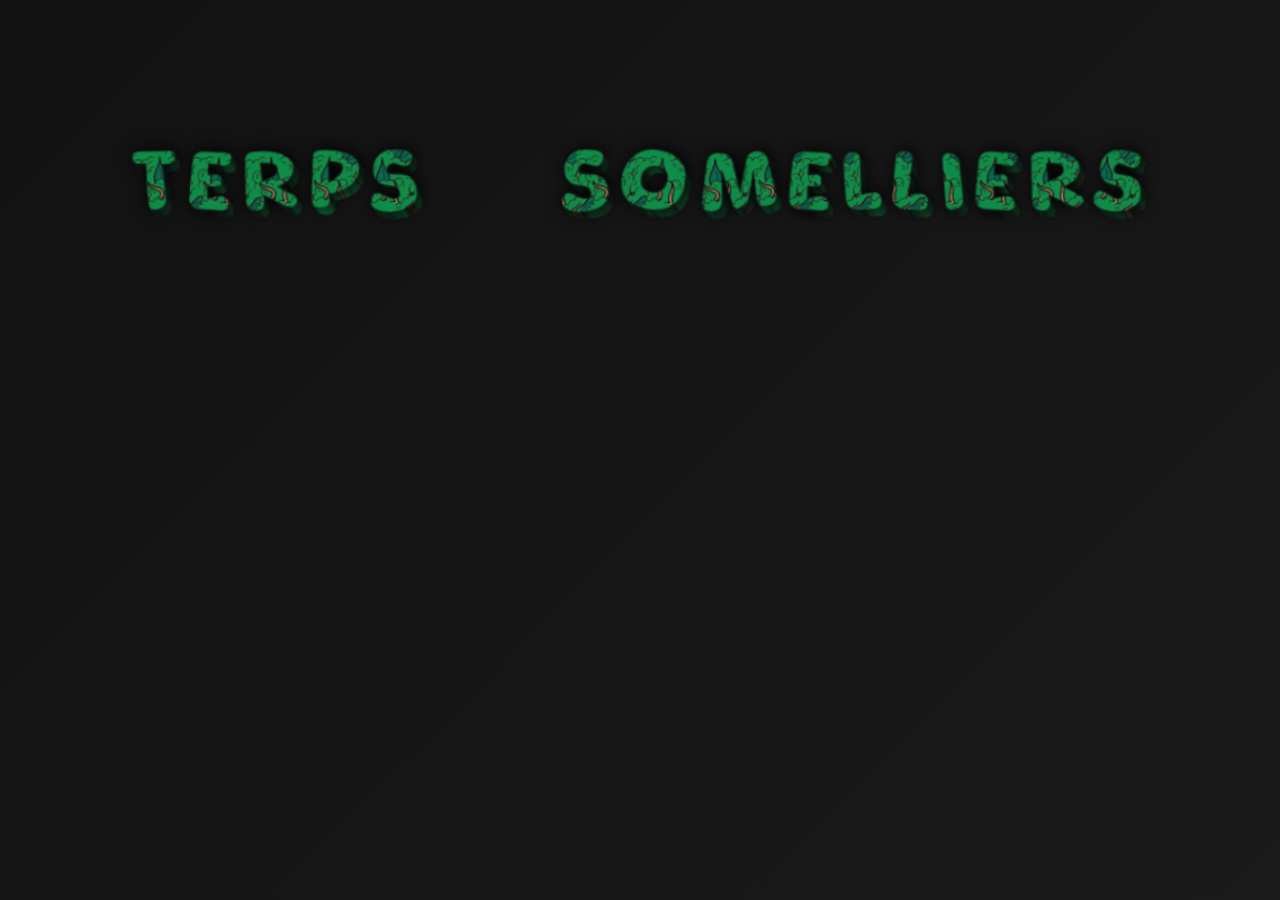
<file: index.html>
<!DOCTYPE html>
<html lang="ru">
<head>
    <meta charset="UTF-8">
    <meta name="viewport" content="width=device-width, initial-scale=1.0">
    <title>Авторизация через Telegram</title>
    <link rel="stylesheet" href="./source/authorization/auth.css">
    <script src="https://telegram.org/js/telegram-web-app.js"></script>
</head>
<body>
    <div class="container">
         <img class="AuthTopTextImage" src="TerpsSomelliers.png">
    </div>
   
   <script src="./source/authorization/auth.js"></script>
</body>
</html>
</file>
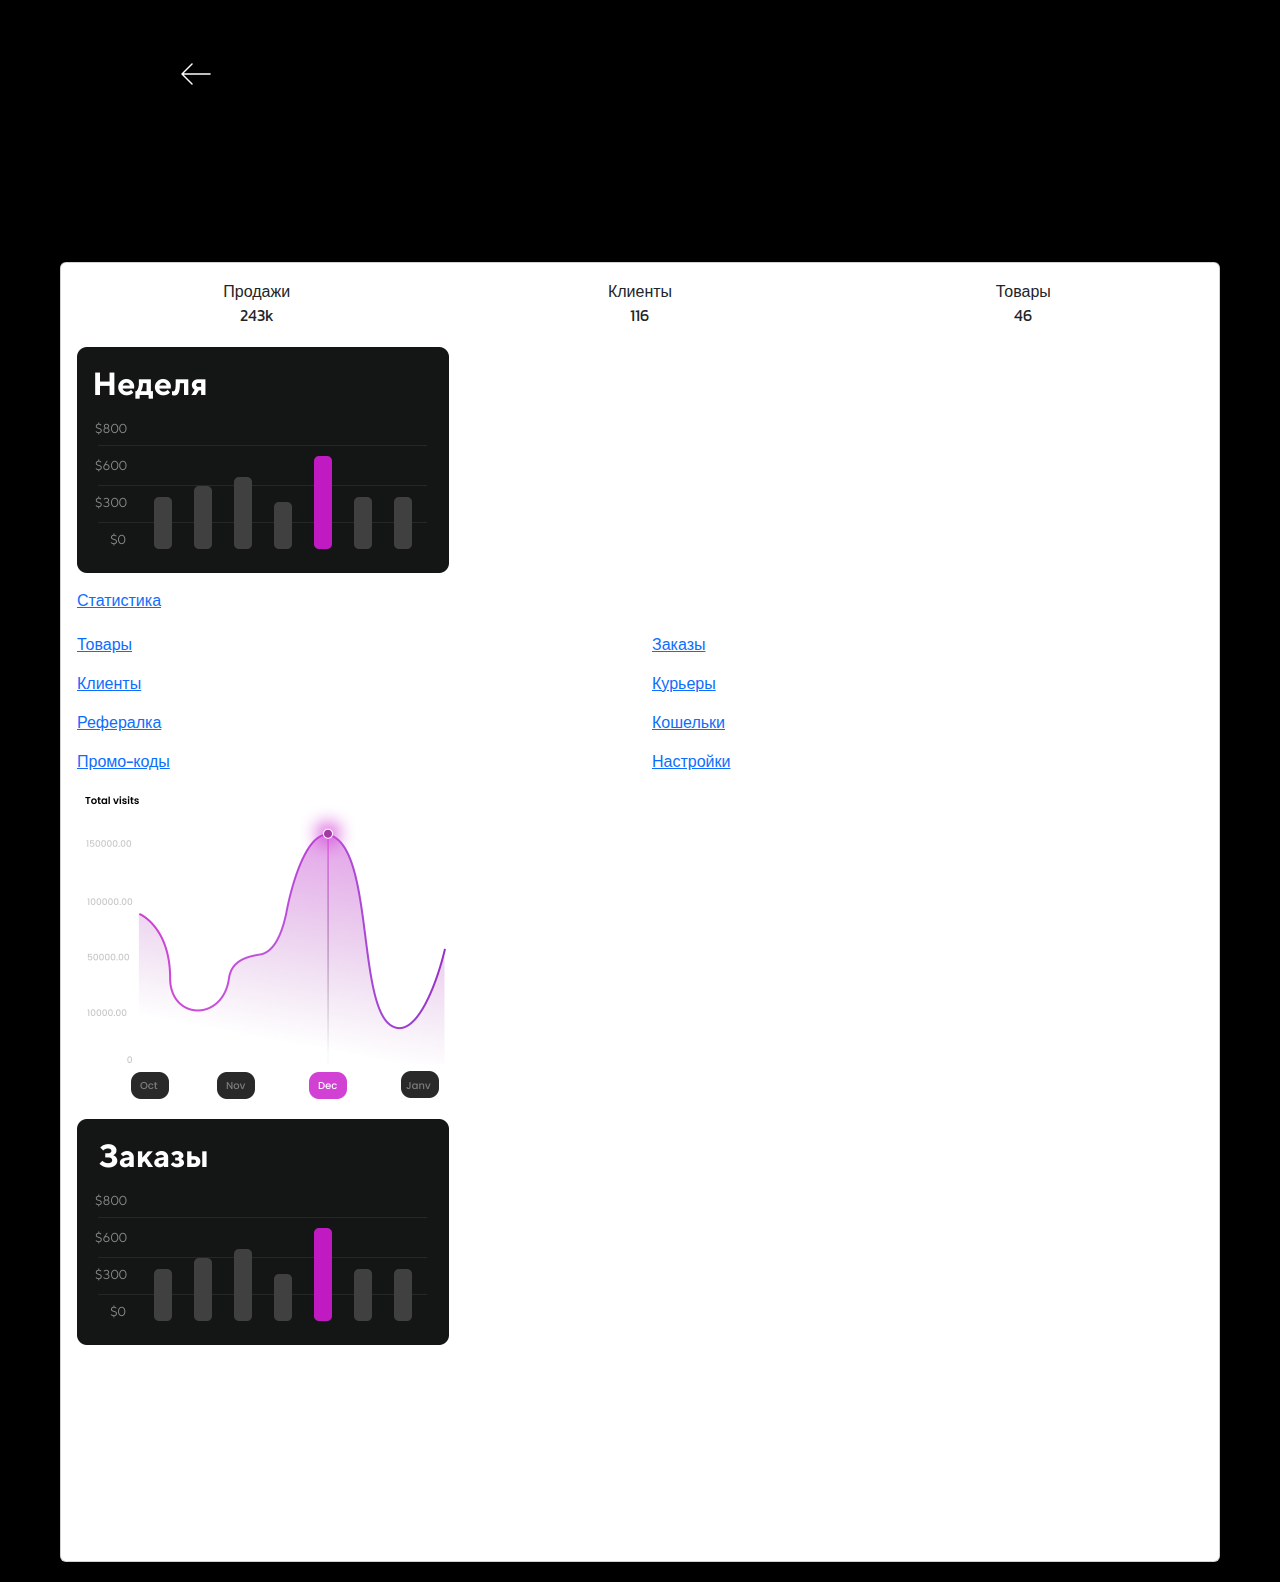
<file: admin_panel.html>
<!DOCTYPE html>
<html lang="ru">

<head>
	<meta charset="UTF-8">
	<meta name="viewport"
		content="width=device-width, user-scalable=no, initial-scale=1.0, maximum-scale=1.0, minimum-scale=1.0">
	<meta http-equiv="X-UA-Compatible" content="ie=edge">
	<title>Shop</title>
	<link href=".\source\bootstrap_css\bootstrap.min.css" rel="stylesheet">
	<link rel="stylesheet" href=".\source\index\index.css">
	<!--подгружаем шрифты-->
	<link href="https://fonts.cdnfonts.com/css/tt-norms-pro" rel="stylesheet">
	<link href='https://fonts.googleapis.com/css?family=Kanit' rel='stylesheet'>
</head>

<body>
	<!-- кнопка назад -->
	<div class="container" style="margin-top: 30px">
		<div class="row align-items-center">
			<div class="col-3 text-center">
				<a href="./profile.html"><img src=".\source\admin_panel_source\arrow.png" class="img fluid"
						width="48" height="48" alt="arrow"></a>
			</div>
		</div>
	</div>
	<!-- главная статистика -->
	<div class="container" style="margin-top: 124px;">
		<div class="card" id="panel">
			<div class="card-body">
				<div class="row">
					<div class="col-4 text-center">
						<span id="stat_title">Продажи</span><br>
						<span id="stat">243k</span>
					</div>
					<div class="col-4 text-center">
						<span id="stat_title">Клиенты</span><br>
						<span id="stat">116</span>
					</div>
					<div class="col-4 text-center">
						<span id="stat_title">Товары</span><br>
						<span id="stat">46</span>
					</div>
				</div>
				<!-- диаграмма 1 -->
				<div class="row" style="margin-top: 20px">
					<div class="col-12">
						<img src=".\source\admin_panel_source\diagram1.png" class="img-fluid" alt="diagram1" width="372"
							height="226">
					</div>
				</div>
				<!-- кнопка статистика -->
				<div class="row" style="margin-top: 15px">
					<div class="col-12">
						<a href="#" class="block" type="button" role="button" id="stat_button">Статистика</a>
					</div>
				</div>
				<!-- 8 кнопок -->
				<div class="row" style="margin-top: 20px">
					<div class="col-6 text-start">
						<a href="./products_admin.html" class="block" type="button" role="button" id="many_panel_buttons">Товары</a>
					</div>
					<div class="col-6 text-start">
						<a href="#" class="block" type="button" role="button" id="many_panel_buttons">Заказы</a>
					</div>
				</div>
				<div class="row" style="margin-top: 15px">
					<div class="col-6 text-start">
						<a href="#" class="block" type="button" role="button" id="many_panel_buttons">Клиенты</a>
					</div>
					<div class="col-6 text-start">
						<a href="#" class="block" type="button" role="button" id="many_panel_buttons">Курьеры</a>
					</div>
				</div>
				<div class="row" style="margin-top: 15px">
					<div class="col-6 text-start">
						<a href="#" class="block" type="button" role="button" id="many_panel_buttons">Рефералка</a>
					</div>
					<div class="col-6 text-start">
						<a href="#" class="block" type="button" role="button" id="many_panel_buttons">Кошельки</a>
					</div>
				</div>
				<div class="row" style="margin-top: 15px">
					<div class="col-6 text-start">
						<a href="#" class="block" type="button" role="button" id="many_panel_buttons">Промо-коды</a>
					</div>
					<div class="col-6 text-start">
						<a href="#" class="block" type="button" role="button" id="many_panel_buttons">Настройки</a>
					</div>
				</div>
				<!-- диаграмма 2 -->
				<div class="row" style="margin-top: 20px">
					<div class="col-12">
						<img src=".\source\admin_panel_source\diagram2.png" class="img-fluid" alt="diagram2" width="375"
							height="306">
					</div>
				</div>
				<!-- диаграмма 3 -->
				<div class="row" style="margin-top: 20px; margin-bottom: 200px;">
					<div class="col-12">
						<img src=".\source\admin_panel_source\diagram3.png" class="img-fluid" alt="diagram3" width="372"
							height="226">
					</div>
				</div>
			</div>
		</div>
	</div>




	<!--связь с тг-->
	<script src="https://telegram.org/js/telegram-web-app.js"></script>
</body>

</html>
</file>
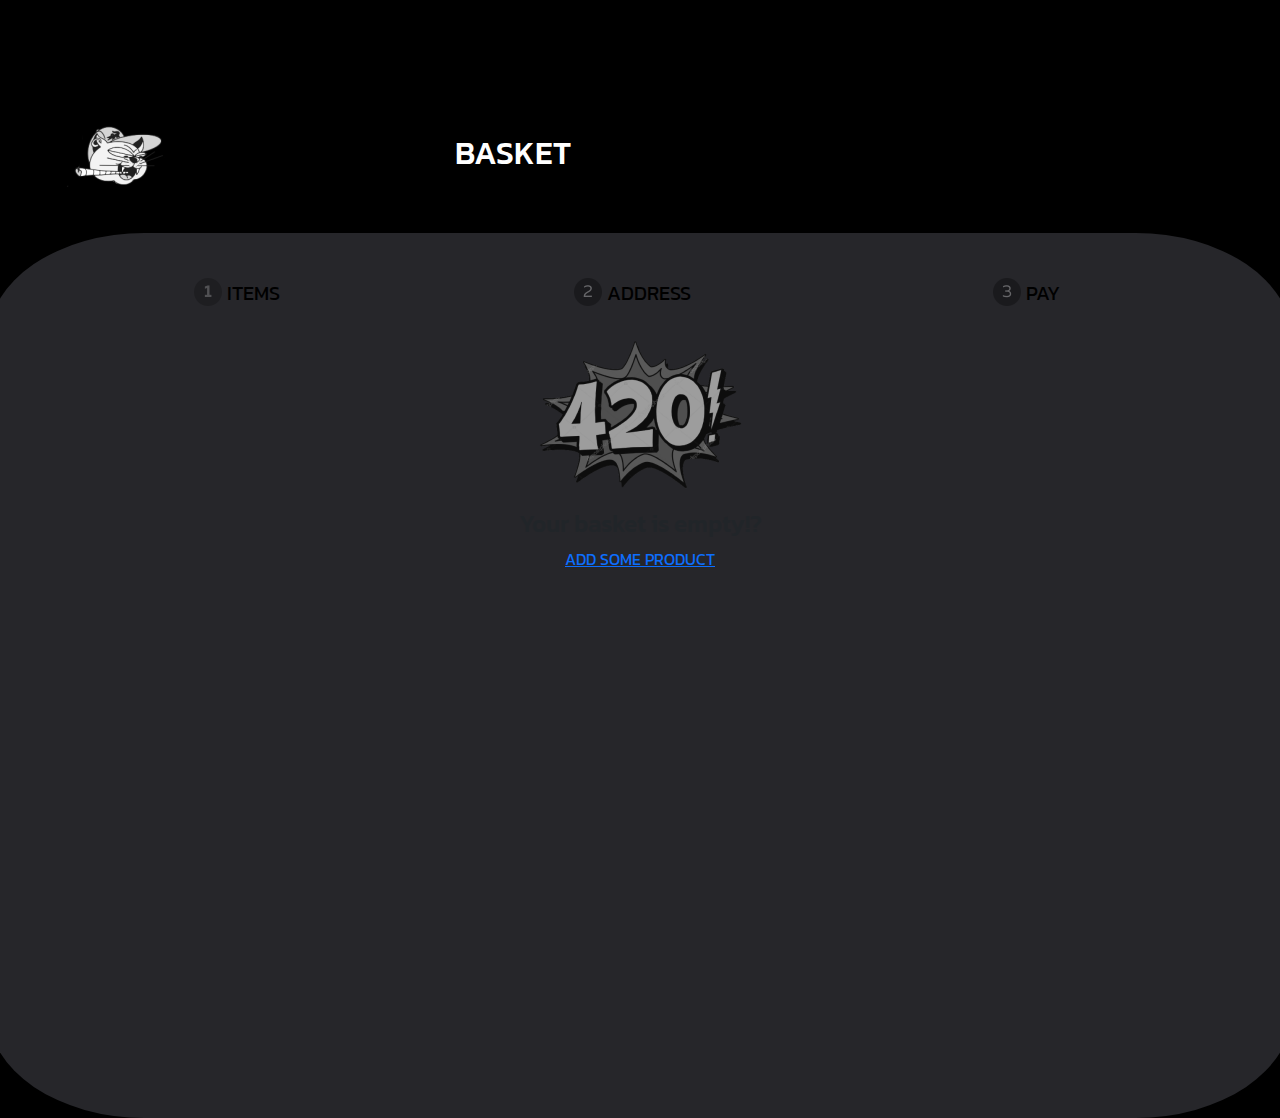
<file: basket.html>
<!DOCTYPE html>
<html lang="ru">

<head>
   <meta charset="UTF-8">
   <meta name="viewport"
      content="width=device-width, user-scalable=no, initial-scale=1.0, maximum-scale=1.0, minimum-scale=1.0">
   <meta http-equiv="X-UA-Compatible" content="ie=edge">
   <title>Shop</title>
   <link href="./source/bootstrap_css/bootstrap.min.css" rel="stylesheet">
   <link rel="stylesheet" href="./source/index/index.css">
   <!--подгружаем шрифты-->
   <link href="https://fonts.cdnfonts.com/css/tt-norms-pro" rel="stylesheet">
   <link href='https://fonts.googleapis.com/css?family=Kanit' rel='stylesheet'>
   <link href='https://fonts.cdnfonts.com/css/muller-narrow' rel='stylesheet'>
</head>

<body>

   <!-- title  -->

   <div class="container" style="margin-top: 96px">
      <div class="row align-items-center">
         <div class="col-4">
            <img src="./source/basket_source/logo.png" class="img fluid" width="127" height="82" alt="21">
         </div>
         <div class="col-8">
            <h2 id="basket">BASKET</h2>
         </div>
      </div>
   </div>

   <!-- main -->

   <div class="row" style="height: 100vh">
      <div class="card text-center" style="border-radius: 12%; background-color: #26262a; border-color: transparent; margin-top: 15px;">
         <div class="card-body">
            <!-- контейнер для навбара -->
            <div class="container">
               <div class="row">
                  <nav class="navbar d-flex justify-content-center">
                     <div class="col-4">
                        <a class="navbar-brand" href="./sidebar.html">
                           <img src="./source/basket_source/one.png" alt="Bootstrap" width="28" height="28"
                              class="d-inline-block align-text-top">
                           <span id="basket_stages_name">ITEMS</span>
                        </a>
                     </div>
                     <div class="col-4">
                        <a class="navbar-brand" href="./search.html">
                           <img src="./source/basket_source/two.png" alt="Bootstrap" width="28" height="28"
                              class="d-inline-block align-text-top">
                           <span id="basket_stages_name">ADDRESS</span>
                        </a>
                     </div>
                     <div class="col-4">
                        <a class="navbar-brand" href="./main.html">
                           <img src="./source/basket_source/three.png" alt="Bootstrap" width="28" height="28"
                              class="d-inline-block align-text-top">
                           <span id="basket_stages_name">PAY</span>
                        </a>
                     </div>
                  </nav>
               </div>
            </div>
<!-- все остальное, лого надпись кнопка -->
            <img src="./source/basket_source/no_items.png" alt="no_items_logo" width="209" height="174">
            <h4 class="card-title" id="empty_basket">Your basket is empty&#33;&#63;</h4>
            <a href="./main.html" class="block" type="button" role="button" id="back_basket_btn">ADD SOME PRODUCT</a>
         </div>
      </div>
   </div>


   <!--связь с тг-->
   <script src="https://telegram.org/js/telegram-web-app.js"></script>
</body>

</html>
</file>
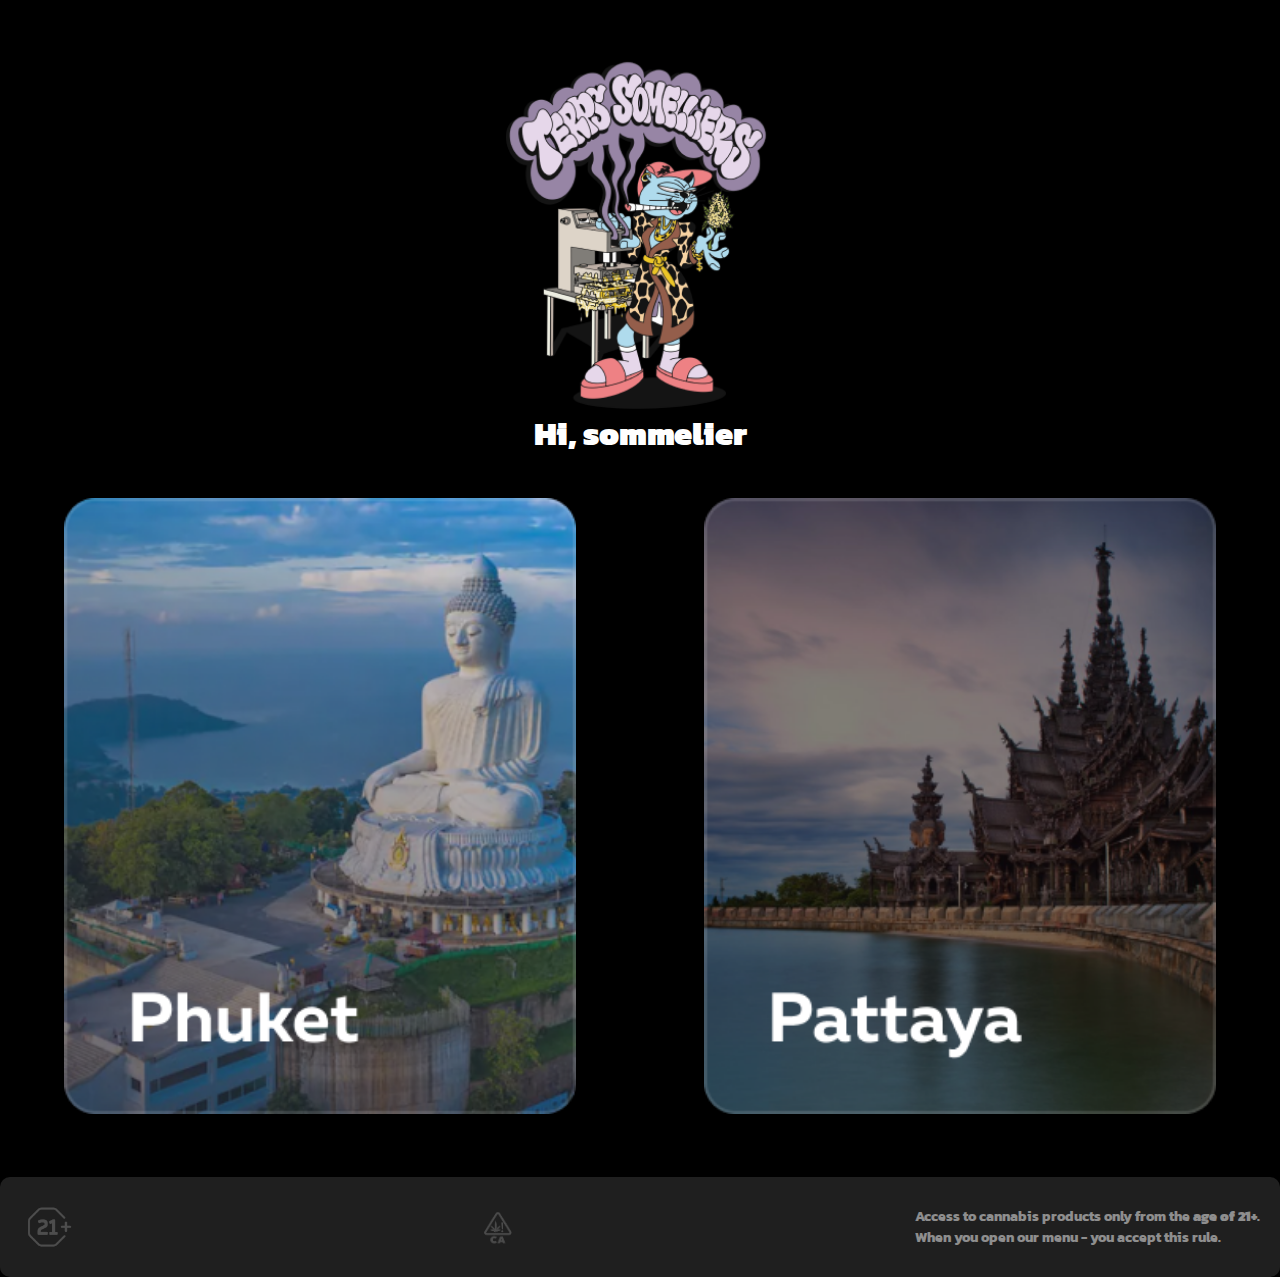
<file: firstpage.html>
<!DOCTYPE html>
<html lang="ru">

<head>
    <meta charset="UTF-8">
    <meta name="viewport" content="width=device-width, initial-scale=1.0">
    <meta http-equiv="X-UA-Compatible" content="ie=edge">
    <title>Shop</title>
    <link rel="stylesheet" href="./source/firstpage/firstpage.css">
    <link rel="icon" href="./source/firstpage/logo.png" type="image/x-icon">
    <link href="https://fonts.cdnfonts.com/css/tt-norms-pro" rel="stylesheet">
    <link href="https://fonts.googleapis.com/css?family=Kanit" rel="stylesheet">

</head>
<body>

    <!-- Логотип -->
    <div class="logo-container">
        <img src="./source/firstpage/logo.png" alt="Logo">
    </div>

    <!-- Приветствие -->
    <div class="welcome-text">
        <h1><strong>Hi, sommelier</strong></h1>
    </div>

    <!-- Главные каталоги/локации -->
    <div class="main-categories">
      <button class="category-button" data-city-id="1" onclick="fetchCityProducts(this)">
          <img src="./source/firstpage/phuket.png" alt="Phuket">
      </button>
      <button class="category-button" data-city-id="2" onclick="fetchCityProducts(this)">
          <img src="./source/firstpage/pattaya.png" alt="Pattaya">
      </button>
        <button class="category-button" data-city-id="3" onclick="fetchCityProducts(this)">
          <img src="./source/firstpage/bangkok.jpg" alt="Bangkok">
      </button>
       <button class="category-button" data-city-id="3" onclick="fetchCityProducts(this)">
          <img src="./source/firstpage/bangkok.jpg" alt="Bangkok">
      </button>
    </div>



    <!-- Пользовательское соглашение -->
    <div class="agreement">
        <img src="./source/firstpage/21.png" alt="21+">
        <img src="./source/firstpage/tree.png" alt="Tree">
        <h6>Access to cannabis products only from the <strong>age of 21+</strong>. <br> When you open our menu - you accept this rule.</h6>
    </div>

    <!-- Telegram JS -->
    <script src="https://telegram.org/js/telegram-web-app.js"></script>
     <script src="./source/firstpage/firstpage.js"></script>
</body>

</html>
</file>
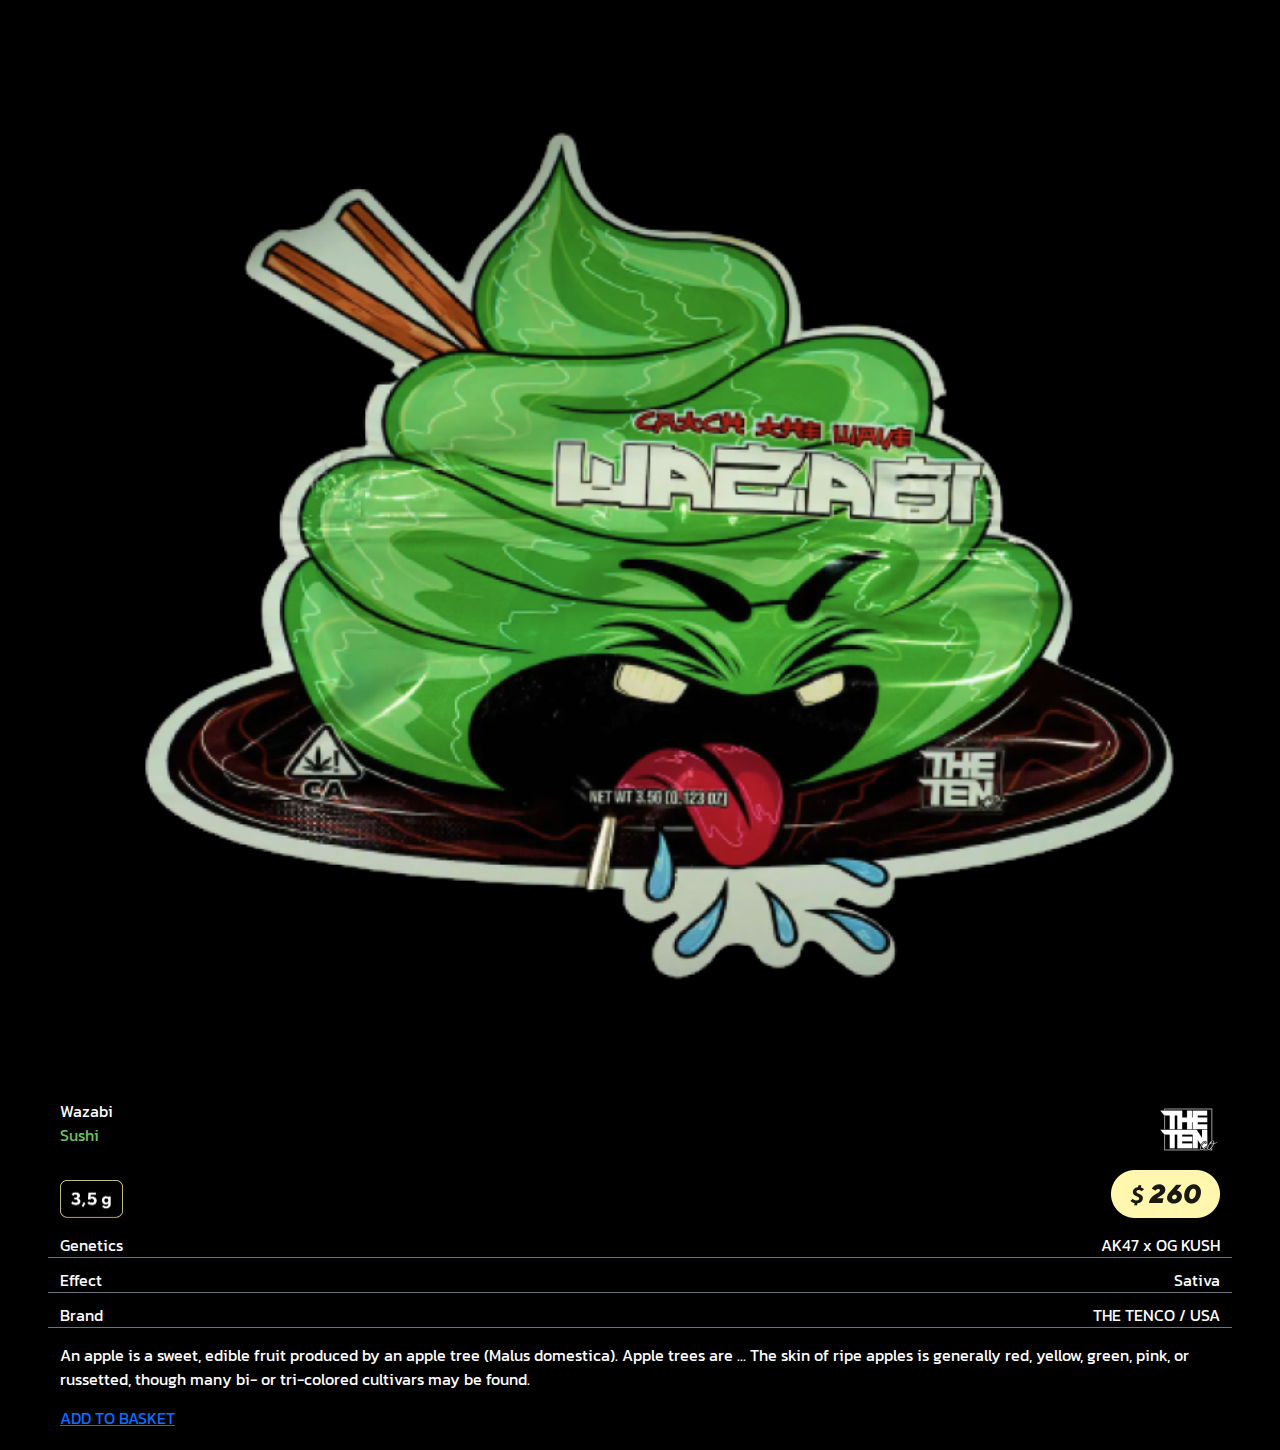
<file: item.html>
<!DOCTYPE html>
<html lang="ru">

<head>
    <meta charset="UTF-8">
    <meta name="viewport"
        content="width=device-width, user-scalable=no, initial-scale=1.0, maximum-scale=1.0, minimum-scale=1.0">
    <meta http-equiv="X-UA-Compatible" content="ie=edge">
    <title>Shop</title>
    <link href=".\source\bootstrap_css\bootstrap.min.css" rel="stylesheet">
    <link rel="stylesheet" href=".\source\index\index.css">
    <!--подгружаем шрифты-->
    <link href="https://fonts.cdnfonts.com/css/tt-norms-pro" rel="stylesheet">
    <link href='https://fonts.googleapis.com/css?family=Kanit' rel='stylesheet'>
</head>

<body>
    <div class="container">
        <!-- logo -->
        <div class="row">
            <img src="./source/item_source/item_image.png" class="img-fluid" height="373" width="401" alt="logo_item">
        </div>
        <!-- name + brand-logo -->
        <div class="row">
            <div class="col-6">
                <span id="item_name">
                    <span style="color:white">Wazabi</span><br>
                    <span style="color:#72C161">Sushi</span>
                </span>
            </div>
            <div class="col-6 text-end">
                <img src="./source/item_source/brand_logo.png" class="img-fluid" height="61" width="62"
                    alt="logo_brand">
            </div>
        </div>
        <!-- price -->
        <div class="row align-items-end" style="margin-top: 10px">
            <div class="col-6">
                <img src="./source/item_source/3,5.png" class="img-fluid" height="38" width="63" alt="amount">
            </div>
            <div class="col-6 text-end">
                <img src="./source/item_source/price.png" class="img-fluid" height="48" width="109" alt="price">
            </div>
        </div>
        <!-- gens -->
        <div class="row align-items-end border-bottom border-secondary" style="margin-top: 15px">
            <div class="col-6">
                <span id="item_info">
                    Genetics
                </span>
            </div>
            <div class="col-6 text-end">
                <span id="item_real_info">
                    AK47 <span id="grey_symbol">x</span> OG KUSH
                </span>
            </div>
        </div>
        <!-- effects -->
        <div class="row align-items-end border-bottom border-secondary" style="margin-top: 10px">
            <div class="col-6">
                <span id="item_info">
                    Effect
                </span>
            </div>
            <div class="col-6 text-end">
                <span id="item_real_info">
                    Sativa
                </span>
            </div>
        </div>
        <!-- Brand -->
        <div class="row align-items-end border-bottom border-secondary" style="margin-top: 10px">
            <div class="col-6">
                <span id="item_info">
                    Brand
                </span>
            </div>
            <div class="col-6 text-end">
                <span id="item_real_info">
                    THE TENCO <span id="grey_symbol"> / </span> USA
                </span>
            </div>
        </div>
        <!-- Info -->
        <div class="row" style="margin-top: 15px">
            <div class="col-12">
                <span id="item_info">
                    An apple is a sweet, edible fruit produced by an apple tree (Malus domestica). Apple trees are ... The skin of ripe apples is generally red, yellow, green, pink, or russetted, though many bi- or tri-colored cultivars may be found.
                </span>
            </div>
        </div>
        <!-- button -->
        <div class="row" style="margin-top: 15px">
            <div class="col-12">
                <a href="./basket.html" class="block" type="button" role="button" id="item_button">ADD TO BASKET</a>
            </div>
        </div>








        <!--связь с тг-->
        <script src="https://telegram.org/js/telegram-web-app.js"></script>
</body>

</html>
</file>
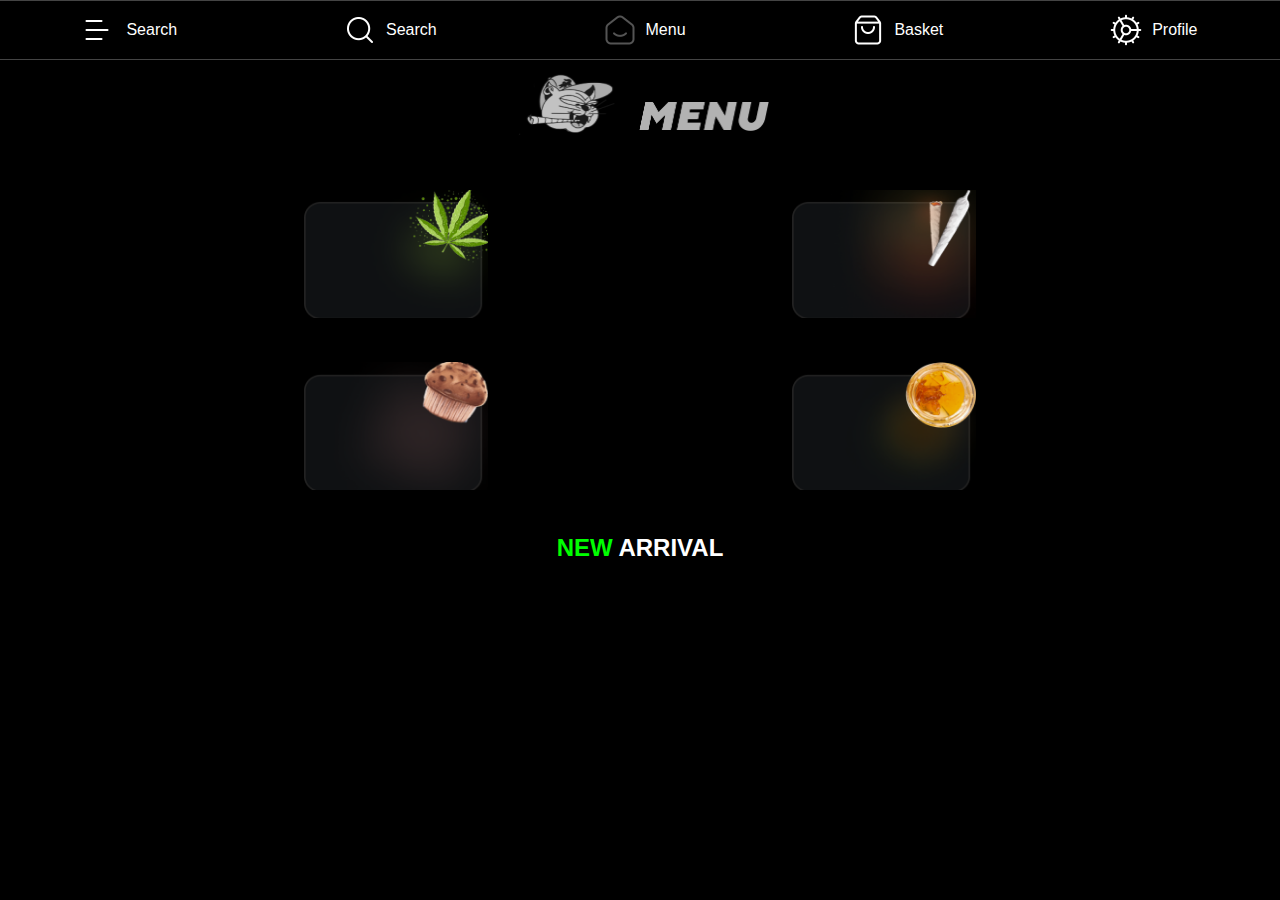
<file: main.html>
<!DOCTYPE html>
<html lang="ru">

<head>
   <meta charset="UTF-8">
   <meta name="viewport" content="width=device-width, initial-scale=1.0">
   <meta http-equiv="X-UA-Compatible" content="ie=edge">
   <link href="https://fonts.cdnfonts.com/css/tt-norms-pro" rel="stylesheet">    
   <link rel="stylesheet" href="./source/menu-phuket/menu_phuket.css">
</head>

<body>
<div class="MainContainer">
   <!-- Логотип -->
   <div id="logo">
      <img src="./source/menu-phuket/menu-logo.png" width="257" height="82" alt="menu-logo">
   </div>

   <!-- Каталоги -->
   <div id="catalog">
      <a href="#"><img src="./source/menu-phuket/weedcatalog.png" alt="weed"></a>
      <a href="#"><img src="./source/menu-phuket/jointcatalog.png" alt="joint"></a>
   </div>

   <div id="catalog">
      <a href="#"><img src="./source/menu-phuket/ediblecatalog.png" alt="edible"></a>
      <a href="#"><img src="./source/menu-phuket/extractcatalog.png" alt="extract"></a>
   </div>

   <!-- Разделитель -->
   <h2><span id="text_new">NEW</span> <span id="text_arrival">ARRIVAL</span></h2>

   <!-- Список товаров -->
<div class="product-row" id="product-list">
   <!-- Товары будут добавляться сюда динамически -->
</div>

</div>

<!-- Панель навигации -->
<nav>
   <a href="./sidebar.html">
      <img src="./source/bot_panel_btns/sidebarbtn.png" alt="sidebar">
      <h1>Search</h1>
   </a>
   <a href="./search.html">
      <img src="./source/bot_panel_btns/searchbtn.png" alt="search">
      <h1>Search</h1>
   </a>
   <a href="./main.html">
      <img src="./source/bot_panel_btns/main_act.png" alt="main">
      <h1>Menu</h1>
   </a>
   <a href="./basket.html">
      <img src="./source/bot_panel_btns/basketbtn.png" alt="basket">
      <h1>Basket</h1>
   </a>
   <a href="./profile.html">
      <img src="./source/bot_panel_btns/profile.png" alt="profile">
       <h1>Profile</h1>
   </a>
</nav>
   <script src="./source/menu-phuket/menu.js"></script>
</body>

</html>
</file>
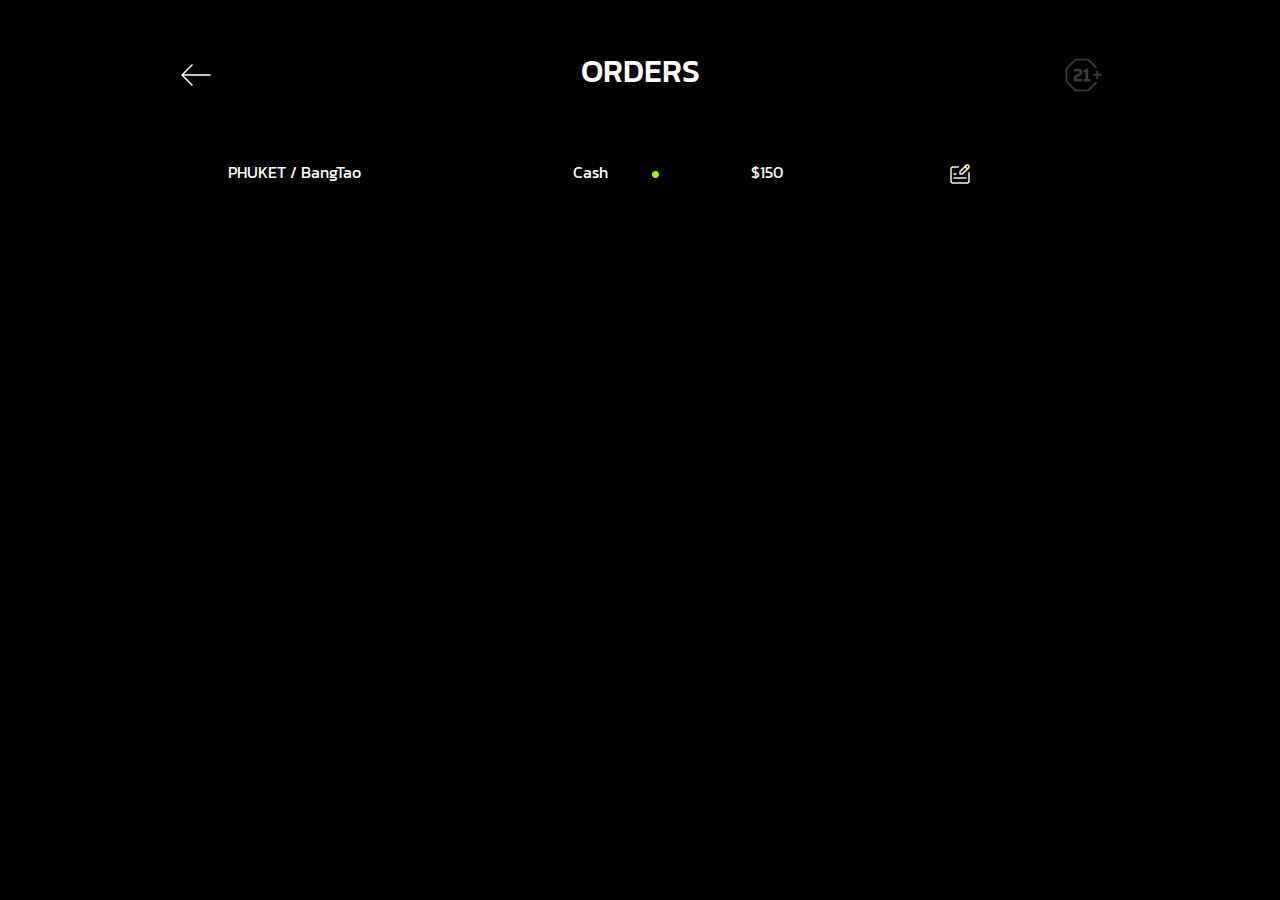
<file: orders_profile.html>
<!DOCTYPE html>
<html lang="ru">

<head>
	<meta charset="UTF-8">
	<meta name="viewport"
		content="width=device-width, user-scalable=no, initial-scale=1.0, maximum-scale=1.0, minimum-scale=1.0">
	<meta http-equiv="X-UA-Compatible" content="ie=edge">
	<title>Shop</title>
	<link href=".\source\bootstrap_css\bootstrap.min.css" rel="stylesheet">
	<link rel="stylesheet" href=".\source\index\index.css">
	<!--подгружаем шрифты-->
	<link href="https://fonts.cdnfonts.com/css/tt-norms-pro" rel="stylesheet">
	<link href='https://fonts.googleapis.com/css?family=Kanit' rel='stylesheet'>
</head>

<body>
<!-- TITLE -->
<div class="container" style="margin-top: 30px">
	<div class="row align-items-center">
		<div class="col-3 text-center">
			<a href="profile.html"><img src=".\source\admin_panel_source\arrow.png" class="img fluid"
					width="48" height="48" alt="arrow"></a>
		</div>
		<div class="col-6 text-center">
			<h2 id="admin_panel_pages_names">ORDERS</h2>
		</div>
		<div class="col-3 text-center">
            <a href="admin_panel.html"><img src=".\source\index\21.png" class="img fluid" width="50" height="50" alt="21"></a>
         </div>
	</div>
</div>
<!-- некий список -->
<div class="container">
	<div class="row" style="margin-top: 20px" id="table_panel">
		<div class="col-5 text-center" id="table_name">
			PHUKET / BangTao
		</div>
		<div class="col-1 text-center" id="table_name">
			Cash
		</div>
		<div class="col-1" id="table_status">
			<img src="./source/admin_panel_source/green.png" class="img fluid" width="7" height="7"
								alt="green">
		</div>
		<div class="col-2" id="table_amount">
			$150
		</div>
		<div class="col-2" id="table_redact">
			<a href='./admin_panel.html'><img src="./source/admin_panel_source/redact.png"
				class="img fluid" width="24" height="24" alt="redact"></a>
		</div>
	</div>
</div>
	<!--связь с тг-->
	<script src="https://telegram.org/js/telegram-web-app.js"></script>
</body>

</html>
</file>
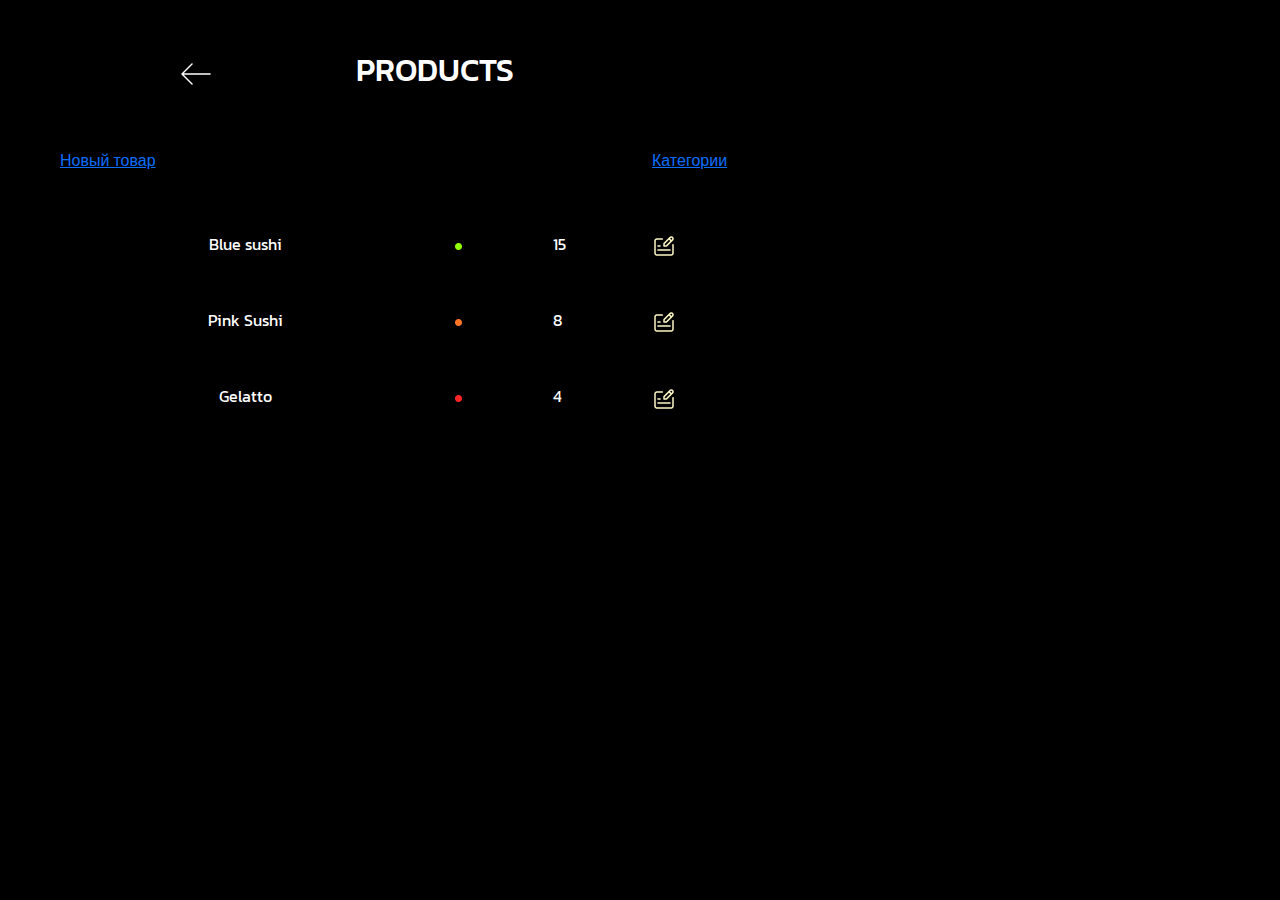
<file: products_admin.html>
<!DOCTYPE html>
<html lang="ru">

<head>
	<meta charset="UTF-8">
	<meta name="viewport"
		content="width=device-width, user-scalable=no, initial-scale=1.0, maximum-scale=1.0, minimum-scale=1.0">
	<meta http-equiv="X-UA-Compatible" content="ie=edge">
	<title>Shop</title>
	<link href=".\source\bootstrap_css\bootstrap.min.css" rel="stylesheet">
	<link rel="stylesheet" href=".\source\index\index.css">
	<!--подгружаем шрифты-->
	<link href="https://fonts.cdnfonts.com/css/tt-norms-pro" rel="stylesheet">
	<link href='https://fonts.googleapis.com/css?family=Kanit' rel='stylesheet'>
</head>

<body>
	<!-- TITLE -->
	<div class="container" style="margin-top: 30px">
		<div class="row align-items-center">
			<div class="col-3 text-center">
				<a href="./admin_panel.html"><img src=".\source\admin_panel_source\arrow.png" class="img fluid"
						width="48" height="48" alt="arrow"></a>
			</div>
			<div class="col-9 text-start">
				<h2 id="admin_panel_pages_names">PRODUCTS</h2>
			</div>
		</div>
	</div>
	<!-- 2 кнопки -->
	<div class="container">
		<div class="row" style="margin-top: 10px">
			<div class="col-6 text-start">
				<a href="./products_admin.html" class="block" type="button" role="button"
					id="and_many_panel_buttons">Новый
					товар</a>
			</div>
			<div class="col-6 text-start">
				<a href="#" class="block" type="button" role="button" id="and_many_panel_buttons">Категории</a>
			</div>
		</div>
	</div>
	<!-- некий список -->
	<div class="container">
		<div class="row" style="margin-top: 20px" id="table_panel">
			<div class="col-4 text-center" id="table_name">
				Blue sushi
			</div>
			<div class="col-1" id="table_status">
				<img src="./source/admin_panel_source/green.png" class="img fluid" width="7" height="7"
									alt="green">
			</div>
			<div class="col-1" id="table_amount">
				15
			</div>
			<div class="col-6" id="table_redact">
				<a href='./admin_panel.html'><img src="./source/admin_panel_source/redact.png"
					class="img fluid" width="24" height="24" alt="redact"></a>
			</div>
		</div>
	</div>
	<div class="container">
		<div class="row" style="margin-top: 10px" id="table_panel">
			<div class="col-4 text-center" id="table_name">
				Pink Sushi
			</div>
			<div class="col-1" id="table_status">
				<img src="./source/admin_panel_source/orange.png" class="img fluid" width="7" height="7"
									alt="orange">
			</div>
			<div class="col-1" id="table_amount">
				8
			</div>
			<div class="col-6" id="table_redact">
				<a href='./admin_panel.html'><img src="./source/admin_panel_source/redact.png"
					class="img fluid" width="24" height="24" alt="redact"></a>
			</div>
		</div>
	</div>
	<div class="container">
		<div class="row" style="margin-top: 10px; margin-bottom: 300px;" id="table_panel">
			<div class="col-4 text-center" id="table_name">
				Gelatto
			</div>
			<div class="col-1" id="table_status">
				<img src="./source/admin_panel_source/red.png" class="img fluid" width="7" height="7"
									alt="red">
			</div>
			<div class="col-1" id="table_amount">
				4
			</div>
			<div class="col-6" id="table_redact">
				<a href='./admin_panel.html'><img src="./source/admin_panel_source/redact.png"
					class="img fluid" width="24" height="24" alt="redact"></a>
			</div>
		</div>
	</div>

	<!--связь с тг-->
	<script src="https://telegram.org/js/telegram-web-app.js"></script>
</body>

</html>
</file>
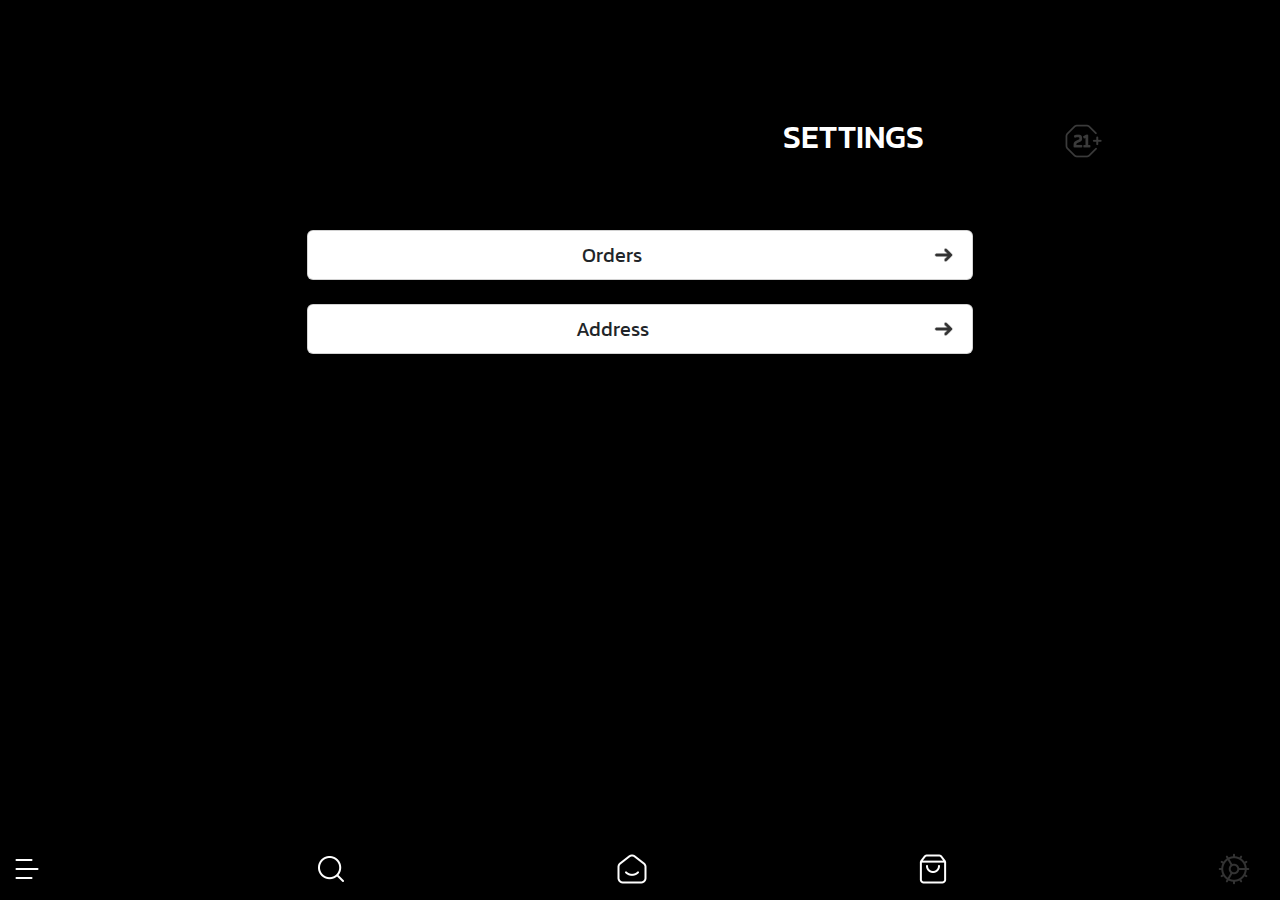
<file: profile.html>
<!DOCTYPE html>
<html lang="ru">

<head>
   <meta charset="UTF-8">
   <meta name="viewport"
      content="width=device-width, user-scalable=no, initial-scale=1.0, maximum-scale=1.0, minimum-scale=1.0">
   <meta http-equiv="X-UA-Compatible" content="ie=edge">
   <title>Shop</title>
   <link href=".\source\bootstrap_css\bootstrap.min.css" rel="stylesheet">
   <link rel="stylesheet" href=".\source\index\index.css">
   <!--подгружаем шрифты-->
   <link href="https://fonts.cdnfonts.com/css/tt-norms-pro" rel="stylesheet">
   <link href='https://fonts.googleapis.com/css?family=Kanit' rel='stylesheet'>
</head>

<body>

   <!-- TITLE -->
   <div class="container" style="margin-top: 96px">
      <div class="row align-items-center">
         <div class="col-9 text-end">
            <h2 id="profile_text">SETTINGS</h2>
         </div>
         <div class="col-3 text-center">
            <a href="./admin_panel.html"><img src=".\source\index\21.png" class="img fluid" width="50" height="50" alt="21"></a>
         </div>
      </div>
   </div>

   <!-- Кнопки -->
   <div class="container">
      <div class="row">
         <div class="col-md-10 col-lg-8 col-xl-7 mx-auto">
            <div class="card rounded mt-4" id="sidebar_button">
               <div class="input-group input-group-lg">
                  <button href="orders_profile.html" class="btn form-control form-control-lg" type="button"
                     id="sidebar_button">Orders</button>
                  <span class="input-group-text border-0 bg-transparent"><img src=".\source\bot_panel_btns\arrow.png"
                        alt="Bootstrap" width="25" height="24"></span>
               </div>

            </div>
            <div class="card rounded mt-4" id="sidebar_button">
               <div class="input-group input-group-lg">
                  <button href="#" class="btn form-control form-control-lg" type="button"
                     id="sidebar_button">Address</button>
                  <span class="input-group-text border-0 bg-transparent"><img src=".\source\bot_panel_btns\arrow.png"
                        alt="Bootstrap" width="25" height="24"></span>
               </div>





               <!--Панель навигации-->

               <nav class="navbar bg-black fixed-bottom" id="navbar">
                  <div class="container-fluid">
                     <a class="navbar-brand" href="./sidebar.html">
                        <img src=".\source\bot_panel_btns\sidebarbtn.png" alt="Bootstrap" width="36" height="36">
                     </a>
                     <a class="navbar-brand" href="./search.html">
                        <img src=".\source\bot_panel_btns\searchbtn.png" alt="Bootstrap" width="36" height="36">
                     </a>
                     <a class="navbar-brand" href="./main.html">
                        <img src=".\source\bot_panel_btns\mainbtn.png" alt="Bootstrap" width="36" height="36">
                     </a>
                     <a class="navbar-brand" href="./basket.html">
                        <img src=".\source\bot_panel_btns\basketbtn.png" alt="Bootstrap" width="36" height="36">
                     </a>
                     <a class="navbar-brand" href="./profile.html">
                        <img src=".\source\bot_panel_btns\profile_act.png" alt="Bootstrap" width="36" height="36">
                     </a>
                  </div>
               </nav>
               <!--связь с тг-->
               <script src="https://telegram.org/js/telegram-web-app.js"></script>
</body>

</html>
</file>
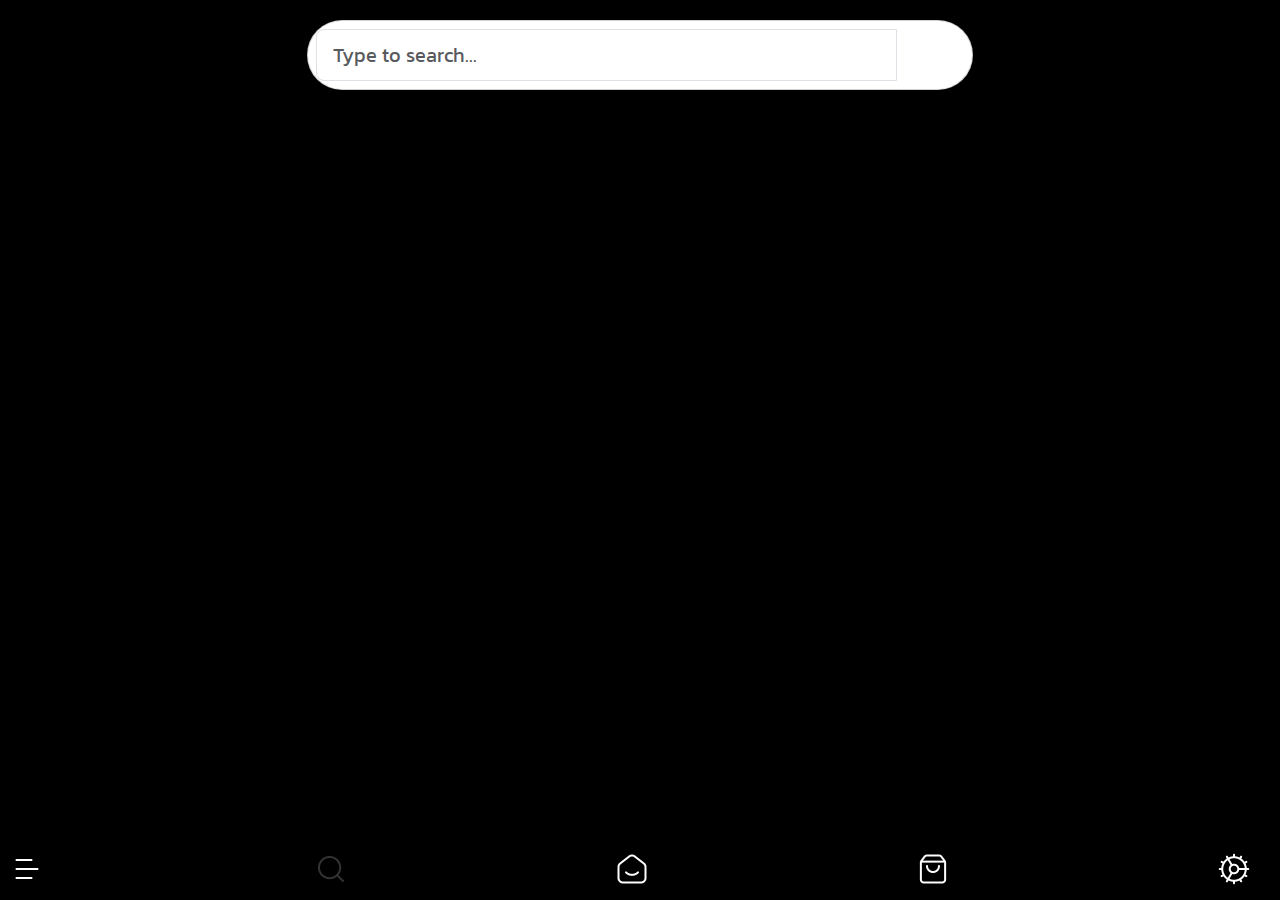
<file: search.html>
<!DOCTYPE html>
<html lang="ru">

<head>
	<meta charset="UTF-8">
	<meta name="viewport"
		content="width=device-width, user-scalable=no, initial-scale=1.0, maximum-scale=1.0, minimum-scale=1.0">
	<meta http-equiv="X-UA-Compatible" content="ie=edge">
	<title>Shop</title>
	<link href=".\source\bootstrap_css\bootstrap.min.css" rel="stylesheet">
	<link rel="stylesheet" href=".\source\index\index.css">
	<!--подгружаем шрифты-->
	<link href="https://fonts.cdnfonts.com/css/tt-norms-pro" rel="stylesheet">
	<link href='https://fonts.googleapis.com/css?family=Kanit' rel='stylesheet'>
</head>

<body>
	<section class="intro">
		<div class="mask d-flex align-items-center h-100">
			<div class="container">
				<div class="row">
					<div class="col-md-10 col-lg-8 col-xl-7 mx-auto">
						<div class="card mb-2" id="search"
							style="border-radius: 10em;">
							<div class="card-body p-2">
								<div class="input-group input-group-lg">
									<input type="text" id="placeholder_search"
										class="form-control form-control-lg rounde bg-transparent"
										placeholder="Type to search..."/>
									<span class="input-group-text border-0 bg-transparent"><img
											src=".\source\bot_panel_btns\searchbtn.png" alt="Bootstrap" width="36"
											height="36" style="opacity: 0.3;"></span>
								</div>
							</div>
						</div>
					</div>
				</div>
			</div>
		</div>
		</div>
	</section>
	<!--Панель навигации-->


	<nav class="navbar bg-black fixed-bottom" id="navbar">
		<div class="container-fluid">
			<a class="navbar-brand" href="./sidebar.html">
				<img src=".\source\bot_panel_btns\sidebarbtn.png" alt="Bootstrap" width="36" height="36">
			</a>
			<a class="navbar-brand" href="./search.html">
				<img src=".\source\bot_panel_btns\search_act.png" alt="Bootstrap" width="36" height="36">
			</a>
			<a class="navbar-brand" href="./main.html">
				<img src=".\source\bot_panel_btns\mainbtn.png" alt="Bootstrap" width="36" height="36">
			</a>
			<a class="navbar-brand" href="./basket.html">
				<img src=".\source\bot_panel_btns\basketbtn.png" alt="Bootstrap" width="36" height="36">
			</a>
			<a class="navbar-brand" href="./profile.html">
				<img src=".\source\bot_panel_btns\profile.png" alt="Bootstrap" width="36" height="36">
			</a>
		</div>
	</nav>
	<!--связь с тг-->
	<script src="https://telegram.org/js/telegram-web-app.js"></script>
</body>

</html>
</file>
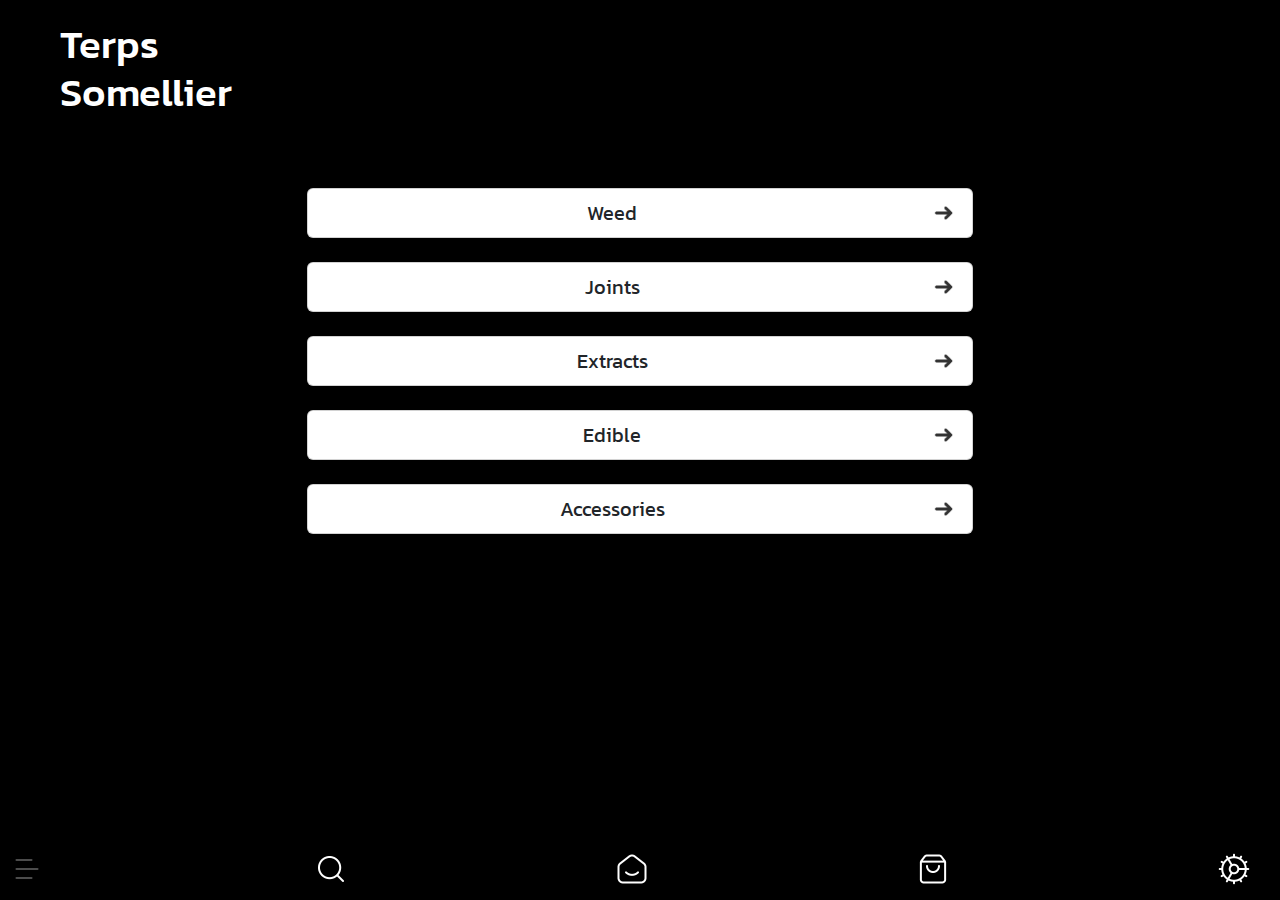
<file: sidebar.html>
<!DOCTYPE html>
<html lang="ru">

<head>
   <meta charset="UTF-8">
   <meta name="viewport"
      content="width=device-width, user-scalable=no, initial-scale=1.0, maximum-scale=1.0, minimum-scale=1.0">
   <meta http-equiv="X-UA-Compatible" content="ie=edge">
   <title>Shop</title>
   <link href=".\source\bootstrap_css\bootstrap.min.css" rel="stylesheet">
   <link rel="stylesheet" href=".\source\index\index.css">
   <!--подгружаем шрифты-->
   <link href="https://fonts.cdnfonts.com/css/tt-norms-pro" rel="stylesheet">
   <link href='https://fonts.googleapis.com/css?family=Kanit' rel='stylesheet'>
</head>

<body>
<div class="container">
   <h1 id="sidebar_text">Terps<br>Somellier</h1>
</div>
   
   

   <div class="container">
      <div class="row">
         <div class="col-md-10 col-lg-8 col-xl-7 mx-auto">
            <div class="card rounded mt-4" id="sidebar_button">
               <div class="input-group input-group-lg">
                  <button href="#" class="btn form-control form-control-lg" type="button"
                     id="sidebar_button">Weed</button>
                  <span class="input-group-text border-0 bg-transparent"><img src=".\source\bot_panel_btns\arrow.png"
                        alt="Bootstrap" width="25" height="24"></span>
               </div>

            </div>
            <div class="card rounded mt-4" id="sidebar_button">
               <div class="input-group input-group-lg">
                  <button href="#" class="btn form-control form-control-lg" type="button"
                     id="sidebar_button">Joints</button>
                  <span class="input-group-text border-0 bg-transparent"><img src=".\source\bot_panel_btns\arrow.png"
                        alt="Bootstrap" width="25" height="24"></span>
               </div>

            </div>
            <div class="card rounded mt-4" id="sidebar_button">
               <div class="input-group input-group-lg">
                  <button href="#" class="btn form-control form-control-lg" type="button"
                     id="sidebar_button">Extracts</button>
                  <span class="input-group-text border-0 bg-transparent"><img src=".\source\bot_panel_btns\arrow.png"
                        alt="Bootstrap" width="25" height="24"></span>
               </div>

            </div>
            <div class="card rounded mt-4" id="sidebar_button">
               <div class="input-group input-group-lg">
                  <button href="#" class="btn form-control form-control-lg" type="button"
                     id="sidebar_button">Edible</button>
                  <span class="input-group-text border-0 bg-transparent"><img src=".\source\bot_panel_btns\arrow.png"
                        alt="Bootstrap" width="25" height="24"></span>
               </div>

            </div>
            <div class="card rounded mt-4" id="sidebar_button" style="margin-bottom: 300px;">
               <div class="input-group input-group-lg">
                  <button href="#" class="btn form-control form-control-lg" type="button"
                     id="sidebar_button">Accessories</button>
                  <span class="input-group-text border-0 bg-transparent"><img src=".\source\bot_panel_btns\arrow.png"
                        alt="Bootstrap" width="25" height="24"></span>
               </div>

            </div>
         </div>
      </div>
   </div>
   <!--Панель навигации-->

   <nav class="navbar bg-black fixed-bottom" id="navbar" style="margin-top:100px">
      <div class="container-fluid">
         <a class="navbar-brand" href="./sidebar.html">
            <img src=".\source\bot_panel_btns\sidebar_act.png" alt="Bootstrap" width="36" height="36">
         </a>
         <a class="navbar-brand" href="./search.html">
            <img src=".\source\bot_panel_btns\searchbtn.png" alt="Bootstrap" width="36" height="36">
         </a>
         <a class="navbar-brand" href="./main.html">
            <img src=".\source\bot_panel_btns\mainbtn.png" alt="Bootstrap" width="36" height="36">
         </a>
         <a class="navbar-brand" href="./basket.html">
            <img src=".\source\bot_panel_btns\basketbtn.png" alt="Bootstrap" width="36" height="36">
         </a>
         <a class="navbar-brand" href="./profile.html">
            <img src=".\source\bot_panel_btns\profile.png" alt="Bootstrap" width="36" height="36">
         </a>
      </div>
   </nav>
   <!--связь с тг-->
   <script src="https://telegram.org/js/telegram-web-app.js"></script>
</body>

</html>
</file>
<file: source/authorization/auth.css>
body {
    margin: 0;
    padding: 0;
    font-family: 'Kanit', sans-serif;
    background: linear-gradient(135deg, #121212, #1a1a1a); 
    color: #ffffff;
    display: flex;
    justify-content: center;
    align-items: center;
    min-height: 100vh;
}


.AuthTopTextImage {
    position: relative;
    width: 90%;
    bottom: 30%;
    display: flex;
}


.container {
    position: absolute;
    display: flex;
    justify-content: center;
    height: 100%;
    align-items: center;
    width: 100%;
}
</file>
<file: source/index/index.css>
body {
            background-color: #000;
            color: white;
            font-family: 'Kanit', sans-serif;
            margin: 0;
            padding: 0;
        }

        .container {
            max-width: 1200px;
            margin: 0 auto;
            padding: 20px;
        }

        .logo-container {
            text-align: center;
            margin-top: 50px;
        }

        .logo-container img {
            width: 300px;
            height: auto;
        }

        .welcome-text {
             text-align: center;
    display: flex;
    width: 100%;
    position: relative;
    align-items: flex-start;
        justify-content: center;     
       }

        .welcome-text h1 {
             text-align: center;
             display: flex;
             width: 100%;
             position: relative;
             align-items: flex-start;
             justify-content: center;
        }

        .main-categories {
            display: flex;
            justify-content: center;
            gap: 30px;
            margin: 40px 0;
        }

        .main-categories img {
            width: 200px;
            height: auto;
            transition: transform 0.3s ease;
            cursor: pointer;
        }

        .main-categories img:hover {
            transform: scale(1.1);
        }

        .agreement {
            display: flex;
            align-items: center;
            justify-content: space-between;
            background-color: #1f1f1f;
            padding: 20px;
            border-radius: 10px;
            box-shadow: 0 4px 15px rgba(0, 0, 0, 0.2);
            margin-top: 50px;
        }

        .agreement img {
            width: 60px;
            height: auto;
        }

        .agreement h6 {
            margin: 0;
            font-size: 14px;
            color: #fdfdfd80;
        }
.category-button{
    background-color: black;
    border-color: black;
    border: 0px;
}
</file>
<file: source/firstpage/firstpage.css>
*{
    margin: 0;
    padding: 0;
   }
     body {
            background-color: #000;
            color: white;
            font-family: 'Kanit', sans-serif;
            margin: 0;
            padding: 0;
        }

        .container {
            max-width: 1200px;
            margin: 0 auto;
            padding: 20px;
        }

        .logo-container {
            text-align: center;
            margin-top: 50px;
        }

        .logo-container img {
           height: 40vh;
        }

        .welcome-text {
            text-align: center;
            display: flex;
            width: 100%;
            position: relative;
            align-items: flex-start;
            justify-content: center;     
       }

        .welcome-text h1 {
             text-align: center;
             display: flex;
             width: 100%;
             position: relative;
             align-items: flex-start;
             justify-content: center;
        }

        .main-categories {
            display: flex;
            margin: 40px 0;
            overflow-x: auto;
            white-space: nowrap; 
            max-width: 100%; 
            padding-bottom: 10px;
        }
       .main-categories::-webkit-scrollbar {
        height: 0px; 
        }

       .main-categories::-webkit-scrollbar-thumb {
         background: #888;
         border-radius: 10px;
        }

        .main-categories::-webkit-scrollbar-track {
          background: #f1f1f1;
        }
        .main-categories img {
           width: 80%;
           height: auto;
           transition: transform 0.3s ease;
           cursor: pointer;
        }

        .main-categories img:hover {
            transform: scale(1.1);
        }

        .agreement {
            display: flex;
            align-items: center;
            justify-content: space-between;
            background-color: #1f1f1f;
            padding: 20px;
            border-radius: 10px;
            box-shadow: 0 4px 15px rgba(0, 0, 0, 0.2);
            margin-top: 50px;
        }

        .agreement img {
            width: 60px;
            height: auto;
        }

        .agreement h6 {
            margin: 0;
            font-size: 14px;
            color: #fdfdfd80;
        }
        .category-button{
            background-color: black;
            border-color: black;
            width: 50%;
            border: 0px;
            flex-shrink: 0;
        }
        .logo-container{
         display: flex;
         flex-direction: column;
         align-items: center;
        }
</file>
<file: source/menu-phuket/menu_phuket.css>
*{
    margin: 0;
    padding: 0;
    box-sizing: border-box;
}
      body {
         margin: 0;
         font-family: 'TT Norms Pro', sans-serif;
         background-color: black;
         color: white;
         width: 100%;
      } 

      .MainContainer {
         max-width: 1200px;
         margin: 0 auto;
         padding: 20px;
      }

      #logo {
         text-align: center;
         margin-bottom: 40px;
      }

      #catalog {
         display: flex;
         justify-content: space-between;
         margin-bottom: 40px;
      }

      #catalog img {
         width: 184px;
         height: 128px;
         cursor: pointer;
         transition: transform 0.3s;
      }

      #catalog img:hover {
         transform: scale(1.05);
      }

      h2 {
         text-align: center;
         font-size: 24px;
         margin: 20px 0;
      }

      #text_new {
         color: lime;
      }

      #text_arrival {
         color: white;
      }

    .product-row {
    display: flex;
    justify-content: space-between;
    margin-bottom: 20px;
    flex-wrap: wrap;
}

.product-row a {
    flex: 1 1 calc(33.33% - 10px); 
    margin: 5px;
    text-align: center; 
}

.product-row img {
    width: 100%; 
    max-width: 172px; 
    height: auto;
    cursor: pointer;
    transition: transform 0.3s;
}

.product-row img:hover {
    transform: scale(1.05);
}

nav {
    position: fixed;
    bottom: 0;
    font-size: 8px;
    width: 100%;
    background-color: black;
    display: flex;
    justify-content: space-between;
    padding: 10px 0;
    border-top: 1px solid #444;
      }
nav a {
    text-decoration: none;
    color: white;
    text-align: center;
}

nav img {
    width: 36px;
    height: 36px;
    cursor: pointer;
    transition: transform 0.3s;
}

nav img:hover {
    transform: scale(1.1);
}

@media (min-width: 1024px) {
    .MainContainer {
    margin: 5% auto;
    padding: 0; 
    max-width: none;
}

    nav {
        top: 0;
        width: 100%;
        height: 60px;
        background-color: black;
        display: flex;
        align-items: center;
        border-bottom: 1px solid #444;
        justify-content: space-around;
        flex-direction: row;
    }

    nav a {
        display: flex; 
        align-items: center; 
        text-decoration: none; 
        color: white; 
    }

    nav img {
        width: 36px;
        height: 36px;
        cursor: pointer;
        margin-right: 8px; 
        transition: transform 0.3s;
    }

    nav img:hover {
        transform: scale(1.1);
    }

    nav h1 {
        font-size: 16px; 
        margin: 0;      
        white-space: nowrap; 
        font-weight: normal;
    }
    #catalog {
    display: flex;
    justify-content: space-evenly;
    margin-bottom: 40px;
    }
}
</file>
